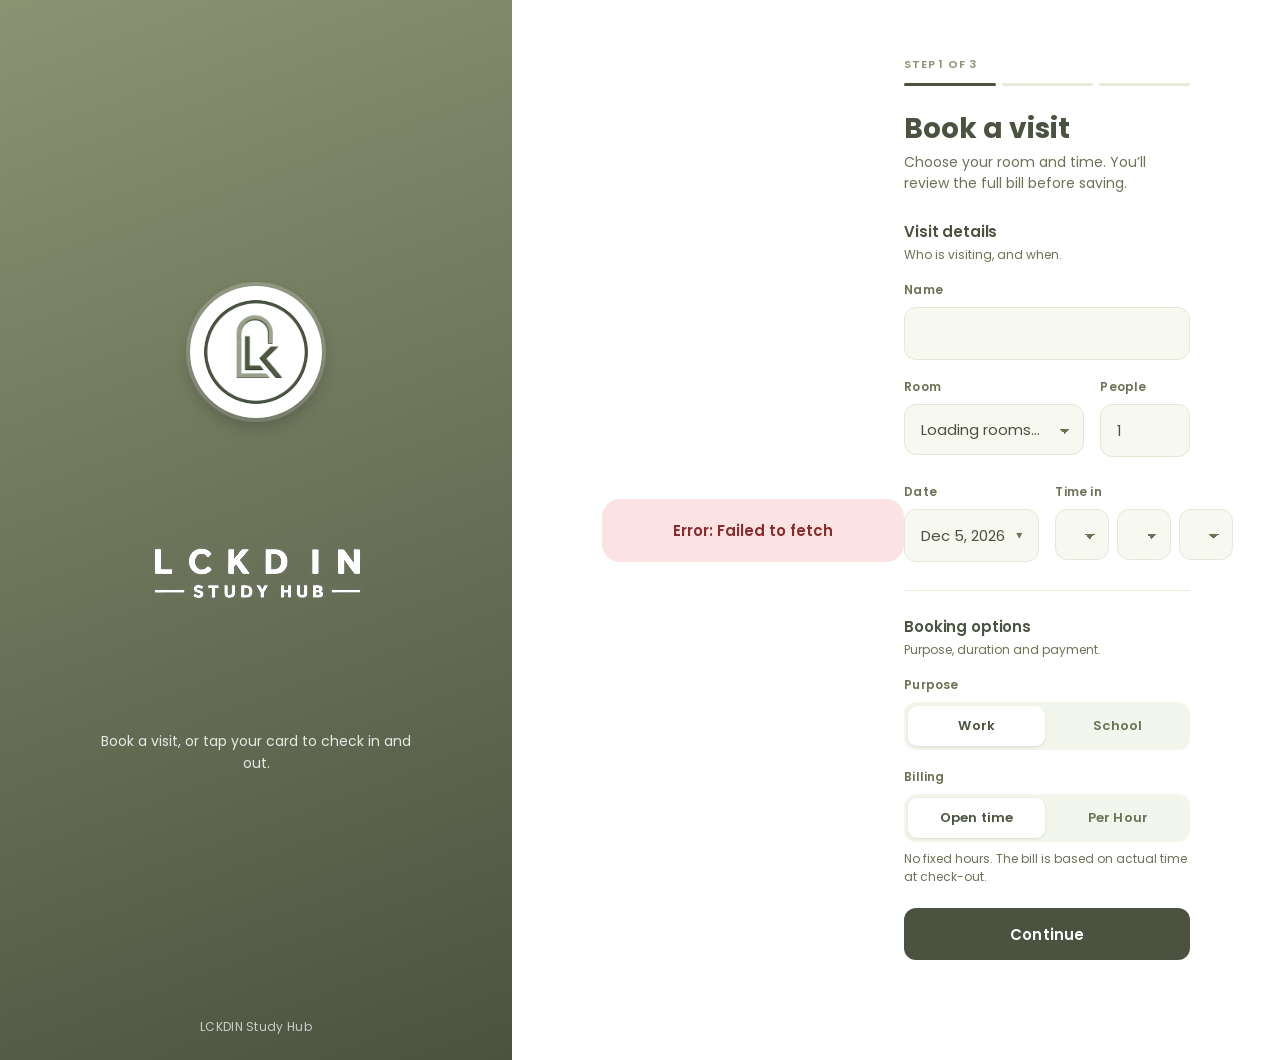
<file: HTML/index.html>
<!DOCTYPE html>
<html lang="en">
<head>
<meta charset="UTF-8">
<meta name="viewport" content="width=device-width, initial-scale=1, viewport-fit=cover">
<title>LCKDIN Bookings</title>
<link rel="icon" href="logo-mark-256.webp?v=1" type="image/webp">
<link rel="preconnect" href="https://fonts.googleapis.com">
<link rel="preconnect" href="https://fonts.gstatic.com" crossorigin>
<link href="https://fonts.googleapis.com/css2?family=Inter:wght@400;500;600&family=Poppins:wght@400;500;600;700&display=swap" rel="stylesheet">
<link rel="stylesheet" href="style.css?v=20261114">
</head>
<body>

<div class="app">
  <aside class="hero">
    <div class="badge"><img src="logo-mark-256.webp?v=1" alt="LCKDIN logo" width="104" height="104"></div>
    <img class="wordmark" src="logo-wordmark-512.jpg?v=1" alt="LCKDIN Study Hub" width="260" height="260">
    <p class="hero-tag">Book a visit, or tap your card to check in and out.</p>
    <div class="hero-foot">LCKDIN Study Hub</div>
  </aside>

  <main class="body">
    <div id="loading" class="loader"><span class="spin"></span>Loading…</div>
    <div id="error" class="status err" hidden></div>

    <!-- Booking flow -->
    <div id="booking" hidden>
      <div class="crumb" id="stepLabel">Step 1 of 3</div>
      <div class="stepbar" aria-hidden="true"><i id="sb1" class="on"></i><i id="sb2"></i><i id="sb3"></i></div>

      <div id="step1">
        <div class="title">Book a visit</div>
        <p class="subtitle">Choose your room and time. You’ll review the full bill before saving.</p>

        <section class="form-section">
          <div class="sect-head">
            <h2>Visit details</h2>
            <p>Who is visiting, and when.</p>
          </div>
          <div class="fields">
            <div class="f full">
              <label for="bookName">Name</label>
              <input id="bookName" autocomplete="name">
            </div>
            <div class="frow frow-21">
              <div class="f">
                <label for="bookCategory">Room</label>
                <select id="bookCategory"></select>
              </div>
              <div class="f">
                <label for="bookPeople">People</label>
                <input type="number" id="bookPeople" min="1" value="1" inputmode="numeric">
                <p class="hint-left" id="peopleHint"></p>
              </div>
            </div>
            <div class="frow frow-11">
              <div class="f">
                <label for="bookDate">Date</label>
                <div class="datebox">
                  <div class="datetxt" id="dateTxt">Pick a date</div>
                  <input type="date" id="bookDate" aria-label="Date">
                </div>
              </div>
              <div class="f">
                <label>Time in</label>
                <div class="row3">
                  <select id="bookHour" aria-label="Hour"></select>
                  <select id="bookMin" aria-label="Minute"></select>
                  <select id="bookAmpm" aria-label="AM or PM">
                    <option>AM</option>
                    <option>PM</option>
                  </select>
                </div>
              </div>
            </div>
            <div class="f full" id="guestsField" hidden>
              <label for="bookGuests">Guest names</label>
              <textarea id="bookGuests" rows="2" placeholder="One name per line"></textarea>
              <p class="hint-left" id="guestsHint">One name per line. Saved as "Room : name".</p>
            </div>
          </div>
        </section>

        <section class="form-section">
          <div class="sect-head">
            <h2>Booking options</h2>
            <p>Purpose, duration and payment.</p>
          </div>
          <div class="fields">
            <div class="f full">
              <label>Purpose</label>
              <div class="seg full">
                <button type="button" data-purpose="Work" aria-pressed="true">Work</button>
                <button type="button" data-purpose="School" aria-pressed="false">School</button>
              </div>
              <div id="schoolWrap" hidden>
                <label for="bookSchool">School name</label>
                <input id="bookSchool">
              </div>
            </div>
            <div class="f full">
              <label>Billing</label>
              <div class="seg full" id="modeSeg">
                <button type="button" data-mode="Open" aria-pressed="true">Open time</button>
                <button type="button" data-mode="Hour" aria-pressed="false">Per Hour</button>
              </div>
              <p class="hint-left" id="modeHint">No fixed hours. The bill is based on actual time at check-out.</p>
            </div>
            <div class="f full" id="hoursField" hidden>
              <label for="bookHours">Hours</label>
              <select id="bookHours"></select>
            </div>
            <div class="f full" id="planField" hidden>
              <label>Payment option</label>
              <div class="seg full">
                <button type="button" data-plan="Full" aria-pressed="true">Full payment</button>
                <button type="button" data-plan="Down" aria-pressed="false">50% downpayment</button>
              </div>
            </div>
          </div>
        </section>

        <button type="button" id="next1" class="dark">Continue</button>
        <p id="msg1" class="msg err" role="alert"></p>
      </div>

      <div id="step2" hidden>
        <div class="title">Billing summary</div>
        <p class="subtitle">Review the visit and the amount before continuing.</p>
        <table id="summary"></table>
        <button type="button" id="next2" class="dark">Continue</button>
        <button type="button" id="back2" class="ghost">Back</button>
      </div>

      <div id="step3" hidden>
        <div class="title">Payment</div>
        <p class="subtitle" id="paySub">Scan the code to pay, then show the confirmation to staff.</p>
        <div class="status">
          <div id="dueLabel">Amount due</div>
          <div class="value-big" id="dueAmt"></div>
        </div>
        <p class="hint" id="balNote" hidden></p>
        <div id="qrBox">
          <img class="qr" src="gcash-qr-480.png?v=1" alt="GCash QR code" width="240" height="240" loading="lazy" decoding="async">
        </div>
        <div class="status reminder" id="payNote">
          Reminder: please pay the amount due before you leave. Staff will mark the booking as paid.
        </div>
        <button type="button" id="saveBtn" class="dark">Save booking</button>
        <button type="button" id="back3" class="ghost">Back</button>
        <p id="bookMsg" class="msg" role="alert"></p>
      </div>
    </div>

    <!-- NFC tap in / out (?t=TOKEN) -->
    <div id="tap" hidden>
      <div id="tapBody"></div>
    </div>
  </main>
</div>

<!-- Staff PIN -->
<div id="pin" class="signin" hidden>
  <div class="si-left">
    <a class="si-back" href="./">&lsaquo; Back to booking</a>
    <div class="si-form">
      <h1 class="title">Admin sign in</h1>
      <p class="subtitle">Enter the admin PIN to open the dashboard.</p>
      <label for="pinInput">Admin PIN</label>
      <input type="password" id="pinInput" inputmode="numeric" autocomplete="off">
      <button type="button" id="pinBtn" class="dark">Open dashboard</button>
      <p id="pinMsg" class="msg err" role="alert"></p>
    </div>
    <div class="si-foot">&copy; LCKDIN Study Hub. Staff access only.</div>
  </div>
  <div class="si-right">
    <div class="badge"><img src="logo-mark-256.webp?v=1" alt="LCKDIN logo" width="104" height="104"></div>
    <img class="wordmark" src="logo-wordmark-512.jpg?v=1" alt="LCKDIN Study Hub" width="260" height="260">
    <p class="si-pill">Visits, sales, staff and passes in one place.</p>
  </div>
</div>

<!-- Admin dashboard -->
<div id="dash" class="shell" hidden>
  <aside class="side">
    <img class="side-logo" src="logo-wordmark-512.jpg?v=1" alt="LCKDIN Study Hub" width="200" height="200">
    <hr>
    <nav aria-label="Dashboard sections">
      <a href="#/overview" data-view="overview" class="on"><svg class="ic" viewBox="0 0 24 24" aria-hidden="true"><rect width="7" height="9" x="3" y="3" rx="1"/><rect width="7" height="5" x="14" y="3" rx="1"/><rect width="7" height="9" x="14" y="12" rx="1"/><rect width="7" height="5" x="3" y="16" rx="1"/></svg>Dashboard</a>
      <a href="#/who" data-view="who"><svg class="ic" viewBox="0 0 24 24" aria-hidden="true"><path d="M3 12h4l3-9 4 18 3-9h4"/></svg>Who's in</a>
      <a href="#/days" data-view="days"><svg class="ic" viewBox="0 0 24 24" aria-hidden="true"><rect width="18" height="18" x="3" y="4" rx="2"/><path d="M16 2v4M8 2v4M3 10h18"/></svg>Past days</a>
      <a href="#/sales" data-view="sales"><svg class="ic" viewBox="0 0 24 24" aria-hidden="true"><path d="M22 7 13.5 15.5 8.5 10.5 2 17"/><path d="M16 7h6v6"/></svg>Sales trends</a>
      <a href="#/staff" data-view="staff"><svg class="ic" viewBox="0 0 24 24" aria-hidden="true"><path d="M16 21v-2a4 4 0 0 0-4-4H6a4 4 0 0 0-4 4v2"/><circle cx="9" cy="7" r="4"/><path d="m16 11 2 2 4-4"/></svg>Staff</a>
      <a href="#/passes" data-view="passes"><svg class="ic" viewBox="0 0 24 24" aria-hidden="true"><path d="M2 9a3 3 0 0 1 0 6v2a2 2 0 0 0 2 2h16a2 2 0 0 0 2-2v-2a3 3 0 0 1 0-6V7a2 2 0 0 0-2-2H4a2 2 0 0 0-2 2Z"/><path d="M13 5v2M13 17v2M13 11v2"/></svg>Pass sales</a>
      <a href="#/cards" data-view="cards"><svg class="ic" viewBox="0 0 24 24" aria-hidden="true"><rect width="20" height="14" x="2" y="5" rx="2"/><path d="M2 10h20"/></svg>NFC cards</a>
      <a href="#" id="signOut"><svg class="ic" viewBox="0 0 24 24" aria-hidden="true"><path d="M9 21H5a2 2 0 0 1-2-2V5a2 2 0 0 1 2-2h4"/><path d="m16 17 5-5-5-5"/><path d="M21 12H9"/></svg>Sign out</a>
    </nav>
  </aside>

  <main class="main">
    <header class="topbar" id="top">
      <div>
        <div class="crumb" id="viewCrumb">Dashboard</div>
        <h1 class="title" id="viewTitle">Main dashboard</h1>
        <p class="vdesc" id="viewDesc"></p>
        <div class="updated" id="updated" aria-live="polite"></div>
      </div>
      <div class="top-tools">
        <span class="duty-chip" id="dutyChip" aria-live="polite"><i class="dot"></i>Loading…</span>
        <div class="seg" id="periodSeg" role="group" aria-label="Period">
          <button type="button" data-period="daily" aria-pressed="true">Day</button>
          <button type="button" data-period="weekly" aria-pressed="false">Week</button>
          <button type="button" data-period="monthly" aria-pressed="false">Month</button>
        </div>
        <div class="refresh">
          <button type="button" class="ghost small" id="refreshBtn">Refresh</button>
        </div>
      </div>
    </header>

    <div id="dashErr" class="status err" hidden role="alert"></div>

    <div class="dash-grid">
      <div class="dash-main">
        <section class="stats" id="viewStats" data-views="who days staff passes" aria-label="Summary"></section>

        <section class="kpis" id="kpis" data-views="overview sales" aria-label="Headline numbers"></section>
        <p class="kpi-note" id="kpiNote" data-views="overview sales"></p>

        <section class="panel attn" id="attnSec" data-views="overview" aria-labelledby="attnTitle">
          <div class="prow">
            <h2 class="ptitle" id="attnTitle">Needs attention</h2>
            <span class="count" id="attnCount"></span>
          </div>
          <ul class="alist" id="attnList"></ul>
        </section>

        <section class="panel" id="whoSec" data-views="who" aria-labelledby="whoTitle">
          <h2 class="ptitle" id="whoTitle">Checked in now</h2>
          <p class="pdesc">Guests who tapped in and have not checked out yet. Bill so far uses the same pricing as check-out.</p>
          <div class="tsearch">
            <label class="sr-only" for="whoSearch">Search room or guest</label>
            <input type="search" id="whoSearch" placeholder="Search room or guest">
          </div>
          <table class="dtable">
            <caption class="sr-only">Open visits with time in, time inside and bill so far</caption>
            <thead>
              <tr>
                <th scope="col">Room</th>
                <th scope="col">Guest</th>
                <th scope="col">Time in</th>
                <th scope="col" class="num">Inside for</th>
                <th scope="col" class="num">Bill so far</th>
              </tr>
            </thead>
            <tbody id="whoBody"></tbody>
          </table>
        </section>

        <section class="panel" id="dutySec" data-views="who" aria-labelledby="dutyTitle">
          <h2 class="ptitle" id="dutyTitle">On duty now</h2>
          <p class="pdesc">Staff clocked in on the staff page. Walk-ins are assigned to whoever is on duty.</p>
          <ul class="clist" id="dutyList"></ul>
        </section>

        <section class="panel" id="recent" data-views="overview days" aria-labelledby="recentTitle">
          <div class="prow">
            <div>
              <h2 class="ptitle" id="recentTitle">Past days</h2>
              <div class="pdesc" id="recentWord"></div>
            </div>
            <div class="seg" role="group" aria-label="Number of days">
              <button type="button" data-range="3" aria-pressed="false">3 days</button>
              <button type="button" data-range="7" aria-pressed="true">7 days</button>
              <button type="button" data-range="14" aria-pressed="false">14 days</button>
              <button type="button" data-range="30" aria-pressed="false" class="days-only">30 days</button>
            </div>
          </div>
          <div class="days" id="recentGrid"></div>
          <p class="recent-sum" id="recentSum"></p>
        </section>

        <section class="panel" id="daysTableSec" data-views="days" aria-labelledby="daysTableTitle">
          <h2 class="ptitle" id="daysTableTitle">Day by day</h2>
          <p class="pdesc" id="daysTableWord">Newest first. Change is visitors compared with the day before.</p>
          <table class="dtable">
            <caption class="sr-only">Visitors, sales and average sale per visit for each day</caption>
            <thead>
              <tr>
                <th scope="col"><button type="button" class="sortb" data-table="days" data-sort="label">Day</button></th>
                <th scope="col" class="num"><button type="button" class="sortb" data-table="days" data-sort="visitors">Visitors</button></th>
                <th scope="col" class="num">Change</th>
                <th scope="col" class="num"><button type="button" class="sortb" data-table="days" data-sort="sales">Sales</button></th>
                <th scope="col" class="num"><button type="button" class="sortb" data-table="days" data-sort="avg">Avg per visit</button></th>
              </tr>
            </thead>
            <tbody id="daysBody"></tbody>
          </table>
        </section>

        <section class="panel" id="chart" data-views="overview sales" aria-labelledby="trendTitle">
          <div class="prow">
            <div>
              <h2 class="ptitle" id="trendTitle">Visitors vs sales</h2>
              <div class="pdesc" id="chartWord"></div>
            </div>
            <div class="legend">
              <span><i class="sw"></i>Visitors</span>
              <span><i class="ln"></i>Sales (₱)</span>
              <span><i class="td"></i>Today</span>
            </div>
          </div>
          <div class="chart-wrap" id="chartBox"></div>
          <p class="peak-note" id="peakNote"></p>
          <details class="hideable" id="periodDetails">
            <summary>Period table</summary>
            <table class="dtable">
              <caption class="sr-only">Visitors, sales and average sale per visit for each period</caption>
              <thead>
                <tr>
                  <th scope="col">Period</th>
                  <th scope="col" class="num">Visitors</th>
                  <th scope="col" class="num">Sales</th>
                  <th scope="col" class="num">Avg per visit</th>
                </tr>
              </thead>
              <tbody id="seriesBody"></tbody>
            </table>
          </details>
        </section>

        <section class="panel" id="staffSec" data-views="staff" aria-labelledby="staffTitle">
          <h2 class="ptitle" id="staffTitle">Staff performance</h2>
          <p class="pdesc" id="staffWord"></p>
          <table class="dtable">
            <caption class="sr-only">Clients and payments accepted by each staff member</caption>
            <thead>
              <tr>
                <th scope="col"><button type="button" class="sortb" data-table="staff" data-sort="name">Staff</button></th>
                <th scope="col" class="num"><button type="button" class="sortb" data-table="staff" data-sort="clients">Clients</button></th>
                <th scope="col" class="num"><button type="button" class="sortb" data-table="staff" data-sort="collected">Collected</button></th>
                <th scope="col" class="num"><button type="button" class="sortb" data-table="staff" data-sort="gcash">GCash</button></th>
                <th scope="col" class="num"><button type="button" class="sortb" data-table="staff" data-sort="cash">Cash</button></th>
              </tr>
            </thead>
            <tbody id="staffBody"></tbody>
          </table>
          <p class="pdesc foot">Select a staff member to see their clients. Select a column heading to sort. Staff are assigned in the Personnel column of each day tab.</p>
        </section>

        <div class="grid2">
          <section class="panel" data-views="staff" aria-labelledby="clientTitle">
            <h2 class="ptitle" id="clientTitle">Clients</h2>
            <p class="pdesc" id="clientWord"></p>
            <ul class="clist" id="clientList"></ul>
          </section>
          <section class="panel" data-views="sales staff" aria-labelledby="payTitle">
            <h2 class="ptitle" id="payTitle">Payment methods</h2>
            <p class="pdesc" id="payWord"></p>
            <div class="pm-wrap">
              <div class="donut" id="payDonut"></div>
              <div class="pm-side">
                <div class="pm-total" id="payTotal"></div>
                <div id="payMethods"></div>
              </div>
            </div>
          </section>
        </div>

        <section id="passes" class="panel" data-views="passes" aria-labelledby="passTitle">
          <h2 class="ptitle" id="passTitle">Pass sales</h2>
          <div class="pdesc" id="passPeriod"></div>
          <table class="dtable">
            <caption class="sr-only">Pass sales by type for the selected period</caption>
            <thead>
              <tr>
                <th scope="col">Pass</th>
                <th scope="col" class="num">Sold</th>
                <th scope="col" class="num">Revenue</th>
                <th scope="col" class="num">Active now</th>
              </tr>
            </thead>
            <tbody id="passBody"></tbody>
          </table>
          <details class="hideable" id="passRecentDetails">
            <summary>Recent passes</summary>
            <div class="tsearch">
              <label class="sr-only" for="passSearch">Search pass holder</label>
              <input type="search" id="passSearch" placeholder="Search name or pass">
            </div>
            <table class="dtable">
              <caption class="sr-only">Most recent passes sold</caption>
              <thead>
                <tr>
                  <th scope="col">Sold</th>
                  <th scope="col">Name</th>
                  <th scope="col">Pass</th>
                  <th scope="col" class="num">Price</th>
                  <th scope="col">Expires</th>
                </tr>
              </thead>
              <tbody id="passRecent"></tbody>
            </table>
          </details>
          <p class="hint-left">Pass purchases are kept separate from the sales totals above.</p>
        </section>

        <section class="grid2" data-views="sales" aria-labelledby="avgTitle">
          <h2 class="sr-only" id="avgTitle">Averages</h2>
          <div class="panel">
            <h3 class="ptitle">Average sales</h3>
            <div class="avg-list" id="avgSales"></div>
          </div>
          <div class="panel">
            <h3 class="ptitle">Average visitors</h3>
            <div class="avg-list" id="avgVisitors"></div>
          </div>
          <p class="hint-left avg-note">Averages include only days, weeks or months with at least one closed visit.</p>
        </section>

        <section id="cards" class="panel" data-views="cards" aria-labelledby="cardTitle">
          <h2 class="ptitle" id="cardTitle">Make NFC card</h2>
          <p class="pdesc">New table? Make a card so guests can tap in and out. Name it after its table, for example Focus table 1.</p>
          <div class="cardform">
            <div>
              <label for="cardName">Card name</label>
              <input id="cardName">
            </div>
            <div>
              <label for="cardCategory">Category</label>
              <select id="cardCategory"></select>
            </div>
            <button type="button" id="mkToken" class="dark">Create card</button>
          </div>
          <p class="fmsg err" id="cardMsg" role="alert" hidden></p>
          <div class="cardres" id="cardResult" role="status" hidden>
            <div>
              <div class="cr-title">Card created</div>
              <div class="cr-url" id="cardUrl"></div>
              <div class="cr-tok">Token: <b id="cardToken"></b></div>
            </div>
            <button type="button" class="ghost small" id="copyCard">Copy link</button>
          </div>
          <p class="hint-left">Write the link onto the NFC tag with NFC Tools (Write &gt; Add a record &gt; URL).</p>
        </section>

        <section class="panel" id="cardListSec" data-views="cards" aria-labelledby="cardListTitle">
          <div class="prow">
            <h2 class="ptitle" id="cardListTitle">Your cards</h2>
            <span class="count" id="cardCount"></span>
          </div>
          <div class="tsearch">
            <label class="sr-only" for="cardSearch">Search cards</label>
            <input type="search" id="cardSearch" placeholder="Search card or category">
          </div>
          <table class="dtable">
            <caption class="sr-only">NFC cards already made</caption>
            <thead>
              <tr>
                <th scope="col">Card</th>
                <th scope="col">Category</th>
                <th scope="col" class="num">Tap link</th>
              </tr>
            </thead>
            <tbody id="cardListBody"></tbody>
          </table>
        </section>

        <section class="panel" data-views="cards" aria-labelledby="cardHowTitle">
          <h2 class="ptitle" id="cardHowTitle">Setting up a new table</h2>
          <ol class="steps">
            <li><b>Name the card</b><span>Use the room and table, like Focus table 1. Walk-ins show as "Focus table 1 : guest name".</span></li>
            <li><b>Pick the category</b><span>The room's rate card is used for billing. A pass category makes a pass card.</span></li>
            <li><b>Create and copy the link</b><span>Each card gets its own token and tap link.</span></li>
            <li><b>Write it to the tag</b><span>In NFC Tools: Write, Add a record, URL, paste the link, then tap the tag.</span></li>
            <li><b>Test it</b><span>Tap the tag with a phone. It should open the check-in screen for that table.</span></li>
          </ol>
        </section>
      </div>

      <aside class="rail" id="liveRail" data-views="overview" aria-labelledby="liveTitle">
        <section class="panel">
          <div class="prow">
            <h2 class="ptitle" id="liveTitle">Who's in right now</h2>
            <span class="count" id="liveCount"></span>
          </div>
          <p class="pdesc" id="liveWord"></p>
          <ul class="live" id="liveList"></ul>
        </section>
        <section class="panel" id="activitySec" aria-labelledby="actTitle">
          <h2 class="ptitle" id="actTitle">Recent activity</h2>
          <p class="pdesc">Latest check-ins and check-outs.</p>
          <ul class="act" id="actList"></ul>
        </section>
      </aside>
    </div>
  </main>
</div>

<footer>LCKDIN Study Hub</footer>

<script src="app.js?v=20261127a"></script>
</body>
</html>
</file>
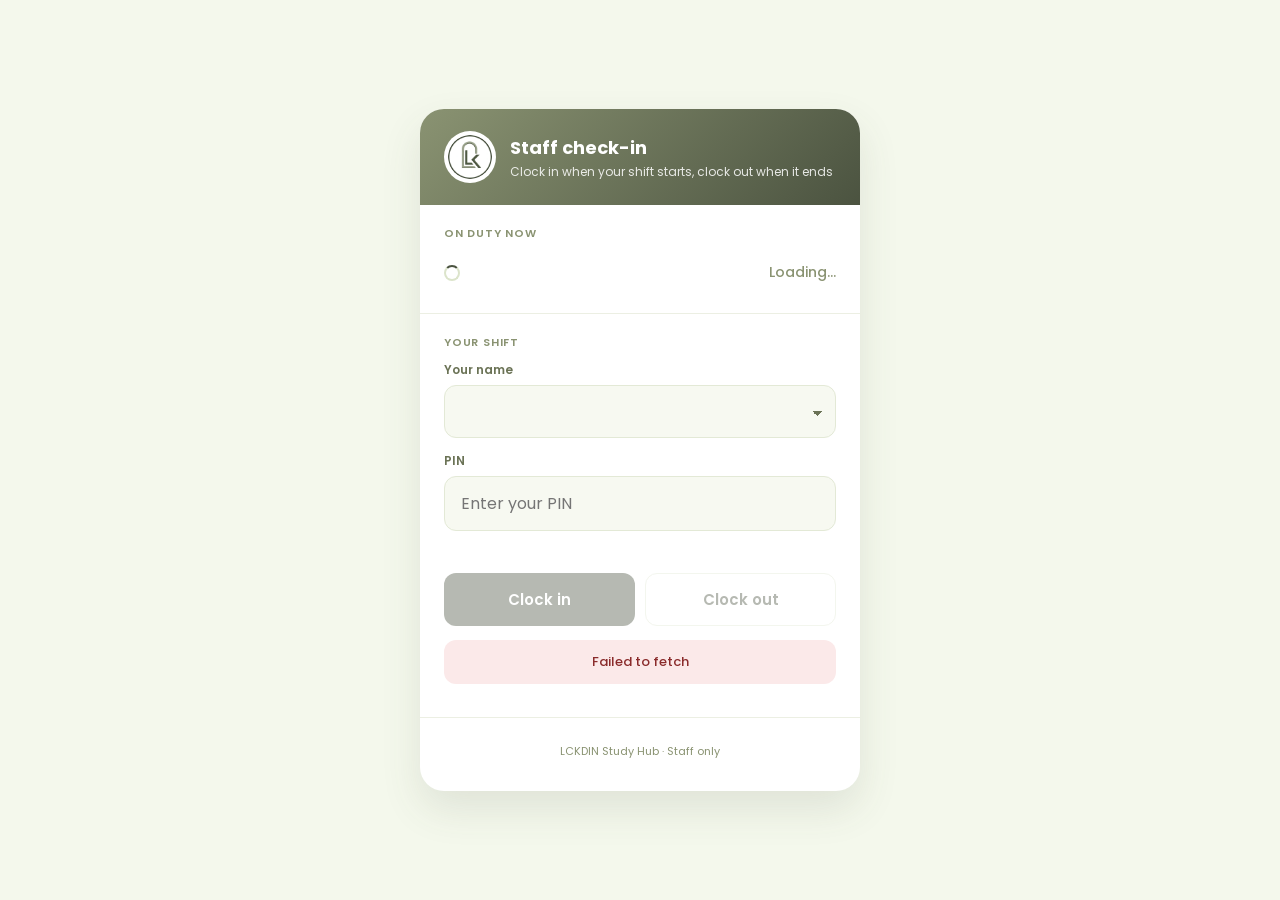
<file: HTML/staff.html>
<!DOCTYPE html>
<html lang="en">
<head>
<meta charset="UTF-8">
<meta name="viewport" content="width=device-width, initial-scale=1, viewport-fit=cover">
<title>Staff check-in · LCKDIN Study Hub</title>
<link rel="icon" href="logo-mark-256.webp?v=1" type="image/webp">
<link rel="preconnect" href="https://fonts.googleapis.com">
<link rel="preconnect" href="https://fonts.gstatic.com" crossorigin>
<link href="https://fonts.googleapis.com/css2?family=Poppins:wght@400;500;600;700&display=swap" rel="stylesheet">
<link rel="stylesheet" href="staff.css?v=20261114">
</head>
<body>

<main class="card">
  <header class="head">
    <div class="badge"><img src="logo-mark-256.webp?v=1" alt="LCKDIN logo" width="52" height="52"></div>
    <div>
      <h1>Staff check-in</h1>
      <p>Clock in when your shift starts, clock out when it ends</p>
    </div>
  </header>

  <section class="section">
    <div class="label">On duty now</div>
    <ul class="duty" id="duty"><li class="none"><span class="spin"></span>Loading…</li></ul>
  </section>

  <section class="section">
    <div class="label">Your shift</div>
    <label for="staffSel">Your name</label>
    <select id="staffSel"></select>

    <label for="pin">PIN</label>
    <input id="pin" type="password" inputmode="numeric" autocomplete="off" placeholder="Enter your PIN">

    <div class="who" id="who"></div>

    <div class="actions">
      <button type="button" id="inBtn" disabled>Clock in</button>
      <button type="button" id="outBtn" disabled>Clock out</button>
    </div>

    <p class="msg" id="msg" role="status"></p>
  </section>

  <p class="foot">LCKDIN Study Hub · Staff only</p>
</main>

<script src="staff.js?v=20261114c"></script>
</body>
</html>
</file>
<file: HTML/style.css>
:root {
  --olive: #4B5340;
  --olive-2: #6B7356;
  --olive-3: #8A9372;
  --mint: #EEF5E4;
  --yellow: #FFDD57;
  --yellow-2: #F5C92E;
  --orange: #FF6B35;
  --orange-2: #FF8A5B;
  --bar: #C9D2B2;
  --line: #D5DCC5;
  --band: #F6FBEF;
  --field: #F3F7EC;
  --green-bg: #CDEFC2;
  --green-fg: #2F5D1E;
  --red-bg: #FBE3E3;
  --red-fg: #8A2B2B;
  --card-shadow: 0 8px 24px rgba(75, 83, 64, 0.07);
}
* { box-sizing: border-box; }
html { scroll-behavior: smooth; -webkit-text-size-adjust: 100%; }
body {
  margin: 0;
  min-height: 100vh;
  font-family: 'Poppins', system-ui, sans-serif;
  color: var(--olive);
  background: linear-gradient(160deg, #F7FBF1 0%, var(--mint) 100%);
}
body.admin .app, body.admin footer { display: none; }
[hidden] { display: none !important; }

/* ---------- Shared pieces ---------- */
.badge {
  flex-shrink: 0;
  width: 64px;
  height: 64px;
  border-radius: 50%;
  background: #fff;
  display: flex;
  align-items: center;
  justify-content: center;
  overflow: hidden;
  box-shadow: 0 8px 18px rgba(0, 0, 0, 0.22), 0 0 0 4px rgba(255, 255, 255, 0.22);
}
.badge img { width: 52px; height: 52px; object-fit: contain; border-radius: 50%; mix-blend-mode: normal; }
.wordmark { width: 150px; max-width: 100%; height: auto; filter: invert(1) brightness(1.8); mix-blend-mode: screen; }
.title { font-size: 18px; font-weight: 700; margin: 0 0 4px; }
.subtitle { font-size: 13px; color: var(--olive-2); margin: 0 0 14px; line-height: 1.5; }
.crumb { font-size: 12px; color: var(--olive-3); }
.msg { margin-top: 12px; text-align: center; font-weight: 600; font-size: 14px; min-height: 18px; }
.msg.ok { color: #3f6212; }
.msg.err { color: var(--red-fg); }
.status {
  text-align: center;
  padding: 20px 16px;
  margin-top: 14px;
  border-radius: 18px;
  font-size: 15px;
  font-weight: 600;
  background: var(--band);
}
.status.err { background: var(--red-bg); color: var(--red-fg); }
.loading { text-align: center; color: var(--olive-2); padding: 24px 0; font-size: 14px; }
.hint { font-size: 12px; color: var(--olive-2); margin-top: 10px; line-height: 1.5; text-align: center; }
.sr-only {
  position: absolute; width: 1px; height: 1px; overflow: hidden;
  clip: rect(0 0 0 0); white-space: nowrap;
}

/* Generic controls (staff dashboard and card maker) */
label { display: block; margin-top: 12px; font-weight: 600; font-size: 13px; color: var(--olive-2); }
input, select, textarea {
  width: 100%;
  margin-top: 6px;
  padding: 13px 16px;
  font-size: 15px;
  font-family: inherit;
  color: var(--olive);
  background: var(--field);
  border: 1px solid transparent;
  border-radius: 16px;
  box-shadow: inset 3px 3px 7px rgba(75, 83, 64, 0.08), inset -3px -3px 7px #fff;
  outline: none;
  transition: box-shadow 0.2s, border-color 0.2s;
}
textarea { resize: vertical; min-height: 92px; line-height: 1.5; }
input:focus, select:focus, textarea:focus {
  border-color: var(--yellow-2);
  box-shadow: inset 3px 3px 7px rgba(75, 83, 64, 0.1), 0 0 0 3px rgba(255, 221, 87, 0.35);
}
button {
  width: 100%;
  margin-top: 20px;
  padding: 15px;
  font-size: 15px;
  font-weight: 700;
  font-family: inherit;
  letter-spacing: 0.5px;
  color: var(--olive);
  background: linear-gradient(180deg, #FFE377 0%, var(--yellow) 100%);
  border: 0;
  border-radius: 999px;
  cursor: pointer;
  box-shadow: 0 8px 18px rgba(245, 201, 46, 0.35);
  transition: transform 0.1s, box-shadow 0.2s;
}
button:hover { box-shadow: 0 10px 22px rgba(245, 201, 46, 0.45); }
button:active { transform: scale(0.98); }
button:disabled { opacity: 0.55; cursor: default; transform: none; }
button:focus-visible, input:focus-visible, select:focus-visible, textarea:focus-visible, a:focus-visible {
  outline: 3px solid var(--yellow-2);
  outline-offset: 2px;
}
button.dark {
  color: #fff;
  background: linear-gradient(180deg, var(--olive-2) 0%, var(--olive) 100%);
  box-shadow: 0 8px 18px rgba(75, 83, 64, 0.3);
}
button.ghost {
  margin-top: 0;
  color: var(--olive);
  background: #fff;
  box-shadow: inset 2px 2px 6px rgba(75, 83, 64, 0.08), 0 4px 10px rgba(75, 83, 64, 0.1);
}
button.small { width: auto; margin: 0; padding: 9px 16px; font-size: 12px; }
.seg {
  display: inline-flex;
  background: var(--field);
  border-radius: 999px;
  padding: 4px;
  gap: 4px;
  flex-wrap: wrap;
}
.seg button {
  margin: 0; width: auto; padding: 7px 14px; font-size: 12px;
  background: transparent; box-shadow: none; color: var(--olive-2); border-radius: 999px;
}
.seg button[aria-pressed="true"] {
  background: var(--olive); color: #fff; box-shadow: 0 4px 10px rgba(75, 83, 64, 0.28);
}

/* ---------- Public pages: full screen split layout ---------- */
body:not(.admin) footer { display: none; }
body:not(.admin) .app {
  display: grid;
  grid-template-columns: 40% 1fr;
  min-height: 100vh;
  width: 100%;
  margin: 0;
  background: #fff;
}
body:not(.admin) .app .hero {
  position: relative;
  height: auto;
  min-height: 100vh;
  padding: 56px 40px;
  display: flex;
  flex-direction: column;
  align-items: center;
  justify-content: center;
  gap: 26px;
  text-align: center;
  border-radius: 0;
  background: linear-gradient(160deg, #8A9372 0%, #4B5340 100%);
}
body:not(.admin) .app .hero .badge { width: 132px; height: 132px; }
body:not(.admin) .app .hero .badge img { width: 104px; height: 104px; }
body:not(.admin) .app .hero .wordmark { width: 260px; }
.hero-tag { color: rgba(255, 255, 255, 0.85); font-size: 14px; line-height: 1.6; max-width: 320px; margin: 0; }
.hero-foot {
  position: absolute; bottom: 24px; left: 0; right: 0;
  font-size: 12px; color: rgba(255, 255, 255, 0.7); letter-spacing: 0.3px;
}
body:not(.admin) .app .body {
  display: flex;
  align-items: center;
  justify-content: center;
  padding: 56px 7vw;
  min-width: 0;
}
body:not(.admin) .app .body > * { width: 100%; max-width: 460px; margin: 0 auto; }
#booking { max-width: 580px; }
body:not(.admin) .app .title { font-size: 28px; line-height: 1.2; margin: 0 0 6px; }
body:not(.admin) .app .subtitle { font-size: 14px; margin: 0 0 26px; }
body:not(.admin) .app .crumb {
  font-size: 11px; font-weight: 600; letter-spacing: 0.8px; text-transform: uppercase; margin-bottom: 10px;
}
.stepbar { display: flex; gap: 6px; margin: 0 0 26px; }
.stepbar i { flex: 1; height: 3px; border-radius: 3px; background: #E6EBDA; }
.stepbar i.on { background: var(--olive); }
.form-section + .form-section {
  margin-top: 28px;
  padding-top: 24px;
  border-top: 1px solid #E8EDDE;
}
.sect-head { margin: 0 0 2px; }
.sect-head h2 {
  margin: 0;
  font-size: 15px;
  font-weight: 600;
  letter-spacing: -0.01em;
  color: var(--olive);
}
.sect-head p { margin: 3px 0 0; font-size: 12px; line-height: 1.45; color: var(--olive-2); }
.fields { display: grid; grid-template-columns: 1fr 1fr; column-gap: 16px; row-gap: 2px; }
.f { min-width: 0; }
.f.full { grid-column: 1 / -1; }
.frow { grid-column: 1 / -1; display: grid; gap: 16px; align-items: start; }
.frow-21 { grid-template-columns: minmax(0, 2fr) minmax(0, 1fr); }
.frow-11 { grid-template-columns: 1fr 1fr; }
.row3 { display: grid; grid-template-columns: 1fr 1fr 1fr; gap: 8px; }
body:not(.admin) .app label {
  margin-top: 16px; font-size: 12px; font-weight: 600; letter-spacing: 0.2px; color: var(--olive-2);
}
body:not(.admin) .app input,
body:not(.admin) .app select,
body:not(.admin) .app textarea {
  margin-top: 8px;
  padding: 14px 16px;
  font-size: 15px;
  background: #F7F9F1;
  border: 1px solid #E3E9D6;
  border-radius: 12px;
  box-shadow: none;
  -webkit-appearance: none;
  appearance: none;
  transition: border-color 0.2s, background 0.2s;
}
body:not(.admin) .app input:focus,
body:not(.admin) .app select:focus,
body:not(.admin) .app textarea:focus {
  border-color: var(--olive-2);
  background: #fff;
  box-shadow: none;
}
body:not(.admin) .app select {
  background-image: linear-gradient(45deg, transparent 50%, var(--olive-2) 50%), linear-gradient(135deg, var(--olive-2) 50%, transparent 50%);
  background-position: calc(100% - 18px) 55%, calc(100% - 13px) 55%;
  background-size: 5px 5px, 5px 5px;
  background-repeat: no-repeat;
  padding-right: 36px;
}
.row3 select { margin-top: 8px; padding-right: 30px; }
.datebox { position: relative; margin-top: 8px; }
.datetxt {
  display: flex; justify-content: space-between; align-items: center;
  min-height: 50px; padding: 14px 16px;
  font-size: 15px; color: var(--olive);
  background: #F7F9F1; border: 1px solid #E3E9D6; border-radius: 12px;
  pointer-events: none;
}
.datetxt::after { content: '▾'; font-size: 12px; color: var(--olive-2); }
.datebox input {
  position: absolute; inset: 0; width: 100%; height: 100%;
  margin: 0; padding: 0; opacity: 0; cursor: pointer;
  border: 0; border-radius: 12px; box-shadow: none; background: transparent;
}
.hint-left { font-size: 12px; color: var(--olive-2); margin: 8px 0 0; text-align: left; }
body:not(.admin) .app button {
  margin-top: 22px;
  min-height: 52px;
  padding: 14px 18px;
  font-size: 15px;
  font-weight: 600;
  letter-spacing: 0.2px;
  color: #fff;
  background: var(--olive);
  border: 0;
  border-radius: 12px;
  box-shadow: none;
}
body:not(.admin) .app button:hover { background: #3d4331; box-shadow: none; }
body:not(.admin) .app button.ghost {
  margin-top: 10px;
  color: var(--olive);
  background: #fff;
  border: 1px solid #E3E9D6;
  box-shadow: none;
}
body:not(.admin) .app button.ghost:hover { background: #F7F9F1; }
body:not(.admin) .app .seg {
  background: #F3F6EC; border-radius: 12px; padding: 4px; gap: 4px; margin-top: 8px; width: 100%;
}
body:not(.admin) .app .seg button {
  margin: 0; min-height: 40px; padding: 10px 14px; font-size: 13px; font-weight: 600;
  background: transparent; color: var(--olive-2); border-radius: 9px; box-shadow: none;
}
body:not(.admin) .app .seg button[aria-pressed="true"] {
  background: #fff; color: var(--olive); box-shadow: 0 1px 3px rgba(75, 83, 64, 0.15);
}
body:not(.admin) .app .seg.full button { flex: 1; }
.reminder { margin-top: 14px; background: #FBF7E6; color: #5C4B12; font-size: 13px; }
#summary { margin-top: 14px; width: 100%; border-collapse: collapse; font-size: 14px; }
#summary td { padding: 12px 2px; border-bottom: 1px solid #ECEFE3; vertical-align: top; }
#summary td:last-child { text-align: right; font-weight: 600; }
#summary tr.total td { font-weight: 700; color: var(--olive); border-bottom: 0; font-size: 15px; }
#summary tr.group td {
  padding: 18px 2px 6px;
  border-bottom: 1px solid #E3E9D6;
  font-size: 11px;
  font-weight: 700;
  letter-spacing: 0.8px;
  text-transform: uppercase;
  color: var(--olive-3);
  text-align: left;
}
#summary tr.group:first-child td { padding-top: 4px; }
.value-big { font-size: 28px; font-weight: 700; margin-top: 4px; color: var(--olive); }
.qr {
  display: block;
  width: 240px;
  max-width: 80%;
  box-sizing: border-box;
  margin: 16px auto 0;
  padding: 14px;
  background: #fff;
  border: 1px solid #E3E9D6;
  border-radius: 14px;
}
#tapBody .title { font-size: 26px; }
@media (max-width: 860px) {
  body:not(.admin) .app { grid-template-columns: 1fr; grid-template-rows: auto 1fr; }
  body:not(.admin) .app .hero {
    min-height: 0;
    flex-direction: row;
    justify-content: flex-start;
    text-align: left;
    gap: 14px;
    padding: 20px;
    border-radius: 0 0 26px 26px;
  }
  body:not(.admin) .app .hero .badge { width: 64px; height: 64px; }
  body:not(.admin) .app .hero .badge img { width: 52px; height: 52px; }
  body:not(.admin) .app .hero .wordmark { width: 150px; }
  .hero-tag, .hero-foot { display: none; }
  body:not(.admin) .app .body { align-items: flex-start; padding: 26px 20px 44px; }
  body:not(.admin) .app .title { font-size: 22px; }
}
@media (max-width: 480px) {
  .fields { grid-template-columns: 1fr; }
  .frow-21, .frow-11 { grid-template-columns: 1fr; }
  .row3 { grid-template-columns: 1fr 1fr; }
  .row3 > :last-child { grid-column: 1 / -1; }
  .form-section + .form-section { margin-top: 24px; padding-top: 20px; }
}

/* ---------- Admin sign in ---------- */
/* Same look as the dashboard: olive panel, stone page, white card, flat controls */
.signin {
  display: grid; grid-template-columns: minmax(280px, 38%) 1fr; min-height: 100vh;
  background: #F6F5F0; color: #23261F; font-family: 'Inter', system-ui, sans-serif;
}
.si-right {
  order: -1; display: flex; flex-direction: column; align-items: center; justify-content: center; gap: 20px;
  padding: 32px; text-align: center; background: #3A4431; color: #D9DECF;
}
.si-right .badge { width: 112px; height: 112px; box-shadow: none; }
.si-right .badge img { width: 86px; height: 86px; }
.si-right .wordmark { width: 200px; filter: invert(1) brightness(1.8); mix-blend-mode: screen; }
.si-pill { margin: 0; font-size: 14px; line-height: 1.6; color: rgba(236, 240, 228, 0.72); max-width: 28ch; }
.si-left { display: flex; flex-direction: column; padding: 24px 32px; }
.si-back { font-size: 13px; font-weight: 500; color: #6E7065; text-decoration: none; padding: 8px 0; align-self: flex-start; }
.si-back:hover { color: #23261F; }
.si-form {
  width: 100%; max-width: 380px; margin: auto; padding: 32px;
  background: #fff; border: 1px solid #E6E4DC; border-radius: 14px;
}
.si-form .title { font-family: 'Poppins', sans-serif; font-size: 24px; font-weight: 600; letter-spacing: -0.01em; color: #23261F; margin: 0 0 4px; }
.si-form .subtitle { font-size: 14px; color: #6E7065; margin: 0 0 20px; }
.si-form label { margin: 0; font-size: 13px; font-weight: 500; color: #6E7065; }
.si-form input {
  margin-top: 6px; padding: 12px 14px; font-size: 16px; letter-spacing: 0.2em; color: #23261F;
  background: #fff; border: 1px solid #D6D3C8; border-radius: 10px; box-shadow: none;
}
.si-form input:focus { border-color: #3A4431; box-shadow: 0 0 0 3px #ECEEE4; outline: none; }
.si-form button, .si-form button:hover {
  margin-top: 16px; padding: 13px; min-height: 48px; font-family: inherit; font-size: 15px; font-weight: 600; letter-spacing: 0;
  background: #3A4431; color: #fff; border-radius: 10px; box-shadow: none;
}
.si-form button:hover { background: #2F3828; }
.si-form button:focus-visible, .si-back:focus-visible { outline: 2px solid #3A4431; outline-offset: 2px; }
.si-form .msg { margin: 12px 0 0; text-align: left; font-size: 13px; font-weight: 500; color: #B4441C; min-height: 18px; }
.si-foot { font-size: 12px; color: #6E7065; }

/* ---------- Dashboard shell (sidebar + main) ---------- */
/* One olive accent on neutral surfaces. Orange marks "today" only. */
/* Theme: Olive sidebar. Deep olive sidebar, warm stone page, white cards,
   one terracotta accent for "today". */
body.admin {
  --olive: #3A4431;
  --olive-2: #5E6A4E;
  --olive-3: #7A8466;
  --orange: #C2603A;
  --bar: #C9CFB8;
  --side-bg: #3A4431;
  --side-text: #D9DECF;
  --side-muted: rgba(236, 240, 228, 0.62);
  --side-hover: rgba(255, 255, 255, 0.08);
  --side-on: rgba(255, 255, 255, 0.14);
  --side-line: rgba(255, 255, 255, 0.12);
  --bg: #F6F5F0;
  --surface: #FFFFFF;
  --border: #E6E4DC;
  --border-2: #D6D3C8;
  --text: #23261F;
  --muted: #6E7065;
  --olive-soft: #ECEEE4;
  --up: #2F7D4F; --up-soft: #E5F2EA;
  --down: #B4441C; --down-soft: #FBEAE3;
  --r: 14px;
  background: var(--bg);
  color: var(--text);
}
.shell {
  display: grid; grid-template-columns: 232px 1fr; min-height: 100vh;
  font-family: 'Inter', system-ui, sans-serif;
  font-variant-numeric: tabular-nums;
}
.shell h1, .shell h2, .shell h3 { margin: 0; }
.ic {
  width: 18px; height: 18px; flex-shrink: 0;
  fill: none; stroke: currentColor; stroke-width: 2; stroke-linecap: round; stroke-linejoin: round;
}

.side {
  position: sticky; top: 0; height: 100vh;
  display: flex; flex-direction: column;
  padding: 24px 14px; background: var(--side-bg); color: var(--side-text);
}
/* The wordmark file is dark on white: invert it to light on the olive sidebar */
.side-logo { display: block; width: 132px; max-width: 100%; margin: 4px auto 18px; filter: invert(1) brightness(1.8); mix-blend-mode: screen; }
.side hr { border: 0; border-top: 1px solid var(--side-line); margin: 0 0 12px; width: 100%; }
.side nav { display: flex; flex-direction: column; gap: 2px; }
.side nav a {
  display: flex; align-items: center; gap: 12px;
  padding: 10px 12px; border-radius: 10px;
  font-size: 14px; font-weight: 500; color: var(--side-muted); text-decoration: none;
}
.side nav a:hover { background: var(--side-hover); color: #fff; }
.side nav a.on { background: var(--side-on); color: #fff; font-weight: 600; box-shadow: inset 3px 0 0 var(--orange); }
.side nav a#signOut { margin-top: 12px; }
.side nav a:focus-visible { outline-color: #fff; }

.main { padding: 24px 28px 40px; min-width: 0; }
.topbar { display: flex; justify-content: space-between; align-items: flex-end; gap: 16px; flex-wrap: wrap; margin-bottom: 20px; }
.shell .crumb { font-size: 12px; color: var(--muted); margin-bottom: 2px; }
.shell .topbar .title { font-family: 'Poppins', sans-serif; font-size: 26px; font-weight: 600; letter-spacing: -0.01em; color: var(--text); }
.top-tools { display: flex; align-items: center; gap: 12px; flex-wrap: wrap; }
.refresh { display: flex; align-items: center; gap: 10px; }
.updated { font-size: 12px; color: var(--muted); }
.duty-chip {
  display: inline-flex; align-items: center; gap: 8px;
  padding: 7px 12px; border-radius: 999px;
  background: var(--surface); border: 1px solid var(--border);
  font-size: 13px; font-weight: 500; color: var(--text); white-space: nowrap;
}
.duty-chip .dot { width: 8px; height: 8px; margin: 0; border-radius: 50%; background: var(--up); }
.duty-chip.off .dot { background: var(--border-2); }
.duty-chip small { color: var(--muted); font-size: 12px; font-weight: 400; }

/* Controls inside the dashboard: flat, no glow */
.shell button { font-family: inherit; letter-spacing: 0; box-shadow: none; }
.shell button:hover { box-shadow: none; }
.shell button:focus-visible, .shell input:focus-visible, .shell select:focus-visible, .shell a:focus-visible {
  outline: 2px solid var(--olive); outline-offset: 2px;
}
.shell button.dark { background: var(--olive); color: #fff; border-radius: 10px; font-weight: 600; }
.shell button.dark:hover { background: #3d4331; }
.shell button.ghost.small {
  background: var(--surface); color: var(--text); border: 1px solid var(--border);
  border-radius: 10px; padding: 8px 14px; font-size: 13px; font-weight: 500;
}
.shell button.ghost.small:hover { background: var(--olive-soft); }
.shell .seg { background: var(--surface); border: 1px solid var(--border); border-radius: 10px; padding: 3px; gap: 2px; }
.shell .seg button { border-radius: 7px; padding: 6px 12px; font-size: 13px; font-weight: 500; color: var(--muted); }
.shell .seg button:hover { color: var(--text); }
.shell .seg button[aria-pressed="true"] { background: var(--olive); color: #fff; box-shadow: none; }
.shell label { font-size: 13px; font-weight: 500; color: var(--muted); }
.shell input, .shell select {
  background: var(--surface); border: 1px solid var(--border); border-radius: 10px;
  box-shadow: none; padding: 11px 14px; font-size: 14px; color: var(--text);
}
.shell input:focus, .shell select:focus { border-color: var(--olive); box-shadow: 0 0 0 3px var(--olive-soft); }

/* Two zones: business on the left, live rail on the right */
.dash-grid { display: grid; grid-template-columns: minmax(0, 1fr) 320px; gap: 20px; align-items: start; }
.dash-main { display: flex; flex-direction: column; gap: 20px; min-width: 0; }
.rail { position: sticky; top: 24px; display: flex; flex-direction: column; gap: 20px; }
section[id], header[id], aside[id] { scroll-margin-top: 16px; }

.panel { background: var(--surface); border: 1px solid var(--border); border-radius: var(--r); padding: 20px; min-width: 0; }
.ptitle { font-family: 'Poppins', sans-serif; font-size: 18px; font-weight: 600; color: var(--text); margin: 0 0 2px; }
.pdesc { font-size: 12px; color: var(--muted); margin: 0 0 12px; line-height: 1.5; }
.pdesc.foot { margin: 12px 0 0; }
.prow { display: flex; justify-content: space-between; align-items: flex-start; gap: 12px; flex-wrap: wrap; margin-bottom: 8px; }
.grid2 { display: grid; grid-template-columns: repeat(auto-fit, minmax(min(100%, 300px), 1fr)); gap: 20px; }
.avg-note { grid-column: 1 / -1; }

/* ---------- Pages ---------- */
.vdesc { font-size: 13px; color: var(--muted); margin: 4px 0 0; max-width: 60ch; line-height: 1.5; }
.dash-grid.solo { grid-template-columns: minmax(0, 1fr); }

/* Needs attention */
.alist { list-style: none; margin: 0; padding: 0; }
.alist li { display: grid; grid-template-columns: 10px 1fr auto; gap: 12px; align-items: start; padding: 12px 0; border-top: 1px solid var(--border); font-size: 14px; }
.alist li:first-child { border-top: 0; padding-top: 4px; }
.alist li.none { grid-template-columns: 1fr; }
.alist b { display: block; font-weight: 600; color: var(--text); }
.alist small { display: block; font-size: 12px; color: var(--muted); margin-top: 2px; line-height: 1.5; }
.alist a { font-size: 13px; font-weight: 500; color: var(--olive); padding: 4px 0; white-space: nowrap; }
.adot { width: 8px; height: 8px; border-radius: 50%; margin-top: 6px; background: var(--olive-3); }
.alist li.warn .adot, .alist li.due .adot { background: var(--down); }
.alist li.info .adot { background: var(--orange); }
.attn .count { background: var(--down-soft); color: var(--down); }

/* Recent activity */
.act { list-style: none; margin: 0; padding: 0; max-height: 34vh; overflow-y: auto; }
.act li { display: grid; grid-template-columns: 34px 1fr auto; gap: 10px; align-items: center; padding: 9px 0; border-top: 1px solid var(--border); font-size: 13px; }
.act li:first-child { border-top: 0; }
.act li.empty { display: block; color: var(--muted); text-align: center; padding: 16px 0; }
.act small { display: block; font-size: 12px; color: var(--muted); }
.act b { font-weight: 600; white-space: nowrap; }
.abadge { font-style: normal; font-size: 11px; font-weight: 600; text-align: center; border-radius: 6px; padding: 3px 0; }
.abadge.in { background: var(--up-soft); color: var(--up); }
.abadge.out { background: var(--olive-soft); color: var(--muted); }

/* Table search and sortable headings */
.tsearch { margin: 0 0 8px; max-width: 280px; }
.shell .tsearch input { margin-top: 0; padding: 9px 12px; font-size: 13px; }
.shell .sortb {
  width: auto; margin: 0; padding: 4px 0; background: none; border: 0; border-radius: 4px;
  font: inherit; font-size: 12px; font-weight: 500; color: var(--muted); cursor: pointer;
}
.shell .sortb:hover, .shell .sortb.on { color: var(--text); background: none; }
.sortb::after { content: '↕'; margin-left: 4px; opacity: 0.35; }
.sortb[data-dir="up"]::after { content: '↑'; opacity: 1; }
.sortb[data-dir="down"]::after { content: '↓'; opacity: 1; }

/* Card maker result and messages */
.fmsg { font-size: 13px; margin: 10px 0 0; }
.fmsg.err { color: var(--down); }
.cardres { display: flex; justify-content: space-between; align-items: center; gap: 16px; flex-wrap: wrap; margin-top: 14px; padding: 14px 16px; border-radius: 10px; background: var(--up-soft); }
.cr-title { font-size: 14px; font-weight: 600; color: var(--up); }
.cr-url { font-size: 13px; color: var(--text); overflow-wrap: anywhere; margin-top: 2px; }
.cr-tok { font-size: 12px; color: var(--muted); margin-top: 2px; }
.shell button.ghost.small { width: auto; margin: 0; }

/* Summary tiles at the top of each page */
.stats { display: grid; grid-template-columns: repeat(4, minmax(0, 1fr)); gap: 16px; }
.stat { background: var(--surface); border: 1px solid var(--border); border-radius: var(--r); padding: 16px 18px; min-width: 0; }
.slabel { font-size: 12px; font-weight: 500; color: var(--muted); }
.svalue { font-size: 26px; font-weight: 600; color: var(--text); margin: 6px 0 4px; line-height: 1.2; overflow-wrap: anywhere; }
.svalue small { font-size: 13px; font-weight: 500; color: var(--muted); }
.ssub { font-size: 12px; color: var(--muted); line-height: 1.4; }
.stat.warn { border-color: #EBC9B8; background: #FDF6F2; }
.stat.warn .svalue { color: var(--down); }

.today-row td { background: var(--olive-soft); }
.today-tag { font-size: 11px; font-weight: 600; color: var(--orange); margin-left: 4px; }
.clist .dot { display: inline-block; width: 8px; height: 8px; border-radius: 50%; background: var(--up); margin: 0 8px 1px 0; vertical-align: middle; }

/* NFC card setup steps */
.steps { list-style: none; counter-reset: step; margin: 8px 0 0; padding: 0; display: grid; gap: 12px; }
.steps li { counter-increment: step; display: grid; grid-template-columns: 28px 1fr; gap: 2px 12px; font-size: 14px; }
.steps li::before {
  content: counter(step); grid-row: 1 / span 2;
  width: 28px; height: 28px; border-radius: 50%; display: grid; place-items: center;
  background: var(--olive-soft); color: var(--olive); font-weight: 600; font-size: 13px;
}
.steps li b { font-weight: 600; color: var(--text); }
.steps li span { color: var(--muted); font-size: 13px; line-height: 1.5; }
.shell .hint-left { font-size: 12px; color: var(--muted); }

/* KPI cards */
.kpis { display: grid; grid-template-columns: repeat(4, minmax(0, 1fr)); gap: 16px; }
.kcard { background: var(--surface); border: 1px solid var(--border); border-radius: var(--r); padding: 18px 20px; min-width: 0; }
.klabel { display: flex; align-items: center; gap: 8px; font-size: 13px; font-weight: 500; color: var(--muted); }
.klabel .ic { width: 16px; height: 16px; color: var(--olive); }
.kvalue { font-size: 28px; font-weight: 600; color: var(--text); margin: 8px 0 6px; line-height: 1.15; }
.kcard.alert .kvalue { color: var(--down); }
.kcard.alert .klabel .ic { color: var(--down); }
.ksub { font-size: 12px; color: var(--muted); }
.chg { display: inline-block; padding: 2px 8px; border-radius: 999px; font-size: 12px; font-weight: 500; background: var(--olive-soft); color: var(--muted); }
.chg.up { background: var(--up-soft); color: var(--up); }
.chg.down { background: var(--down-soft); color: var(--down); }
.chg-sub { font-size: 12px; color: var(--muted); margin-left: 6px; }

/* Past days: visitors first, sales underneath */
.days { display: grid; grid-template-columns: repeat(auto-fill, minmax(96px, 1fr)); gap: 10px; margin-top: 4px; }
.day {
  position: relative; background: var(--surface); border: 1px solid var(--border); border-radius: 12px;
  padding: 12px 10px; text-align: center; display: flex; flex-direction: column; align-items: center; gap: 2px;
}
.day .dw { font-size: 12px; color: var(--muted); }
.day .dd { font-size: 13px; font-weight: 600; color: var(--text); }
.dbar { width: 100%; height: 44px; display: flex; align-items: flex-end; margin: 10px 0 8px; background: var(--olive-soft); border-radius: 6px; overflow: hidden; }
.dbar i { display: block; width: 100%; min-height: 3px; background: var(--olive-3); border-radius: 6px 6px 0 0; }
.day .dv { font-size: 22px; font-weight: 600; color: var(--text); line-height: 1.1; }
.day .dv small { display: block; font-size: 12px; font-weight: 400; color: var(--muted); margin-top: 2px; }
.day .ds { font-size: 12px; color: var(--muted); margin-top: 4px; }
.day.today { border-color: var(--border-2); box-shadow: inset 0 3px 0 var(--orange); }
.day.today .dbar i { background: var(--olive); }
.day .tag { font-size: 11px; font-weight: 600; color: var(--orange); }
.recent-sum { font-size: 13px; color: var(--muted); margin: 14px 0 0; line-height: 1.6; }
.recent-sum b { color: var(--text); font-weight: 600; }

/* Chart */
.legend { display: flex; gap: 16px; flex-wrap: wrap; font-size: 12px; color: var(--muted); }
.legend span { display: inline-flex; align-items: center; gap: 6px; }
.legend .sw { width: 10px; height: 10px; border-radius: 3px; background: var(--bar); }
.legend .ln { width: 16px; height: 2px; border-radius: 2px; background: var(--olive); }
.legend .td { width: 8px; height: 8px; border-radius: 50%; background: var(--orange); }
.chart-wrap { padding: 4px 0 0; }
.chart-wrap svg { width: 100%; height: auto; display: block; }
.chart-wrap .axis { font-size: 11px; fill: var(--muted); font-family: 'Inter', system-ui, sans-serif; }
.chart-wrap .grid { stroke: var(--border); stroke-width: 1; }
.chart-wrap .grid.base { stroke: var(--border-2); }
.chart-wrap .bar { fill: var(--bar); transition: fill 0.15s; }
.chart-wrap .bar:hover { fill: var(--olive-3); }
.chart-wrap .bar.today { fill: var(--olive-3); }
.chart-wrap .line-s { fill: none; stroke: var(--olive); stroke-width: 2; stroke-linejoin: round; stroke-linecap: round; }
.chart-wrap .dot-s { fill: var(--surface); stroke: var(--olive); stroke-width: 2; }
.chart-wrap .dot-s.today { fill: var(--orange); stroke: var(--surface); }
.chart-wrap .peak-lbl { font-size: 11px; font-weight: 600; fill: var(--text); font-family: 'Inter', system-ui, sans-serif; }
.peak-note { font-size: 12px; color: var(--muted); margin: 8px 0 0; }

/* Tables */
table.dtable { width: 100%; border-collapse: collapse; font-size: 14px; margin-top: 4px; }
.dtable th, .dtable td { padding: 10px 8px; border-bottom: 1px solid var(--border); text-align: left; color: var(--text); }
.dtable th { color: var(--muted); font-weight: 500; font-size: 12px; }
.dtable tbody tr:last-child td { border-bottom: 0; }
.num, .dtable .num { text-align: right; }
.dtable tr.staff-row { cursor: pointer; }
.dtable tr.staff-row:hover td { background: var(--bg); }
.dtable tr.staff-row.sel td { background: var(--olive-soft); }
.dtable tr.staff-row.sel td:first-child { box-shadow: inset 3px 0 0 var(--olive); }
.dtable tr.total-row td { font-weight: 600; border-top: 1px solid var(--border-2); }
.dtable td.empty { color: var(--muted); text-align: center; padding: 18px 8px; }

/* Lists */
.clist { list-style: none; margin: 8px 0 0; padding: 0; max-height: 300px; overflow-y: auto; }
.clist li {
  display: flex; justify-content: space-between; align-items: center; gap: 10px;
  padding: 10px 0; border-bottom: 1px solid var(--border); font-size: 14px;
}
.clist li:last-child { border-bottom: 0; }
.clist li small { display: block; font-size: 12px; color: var(--muted); margin-top: 2px; }
.clist li b { white-space: nowrap; font-weight: 600; }
.clist li span { display: block; }

/* Live rail: who's in right now */
.rail .ptitle { margin: 0; }
.count { font-size: 12px; font-weight: 600; color: var(--olive); background: var(--olive-soft); border-radius: 999px; padding: 2px 9px; }
.count:empty { display: none; }
.live { list-style: none; margin: 0; padding: 0; max-height: 34vh; overflow-y: auto; }
.live li { display: grid; grid-template-columns: 1fr auto; gap: 2px 10px; padding: 12px 0; border-bottom: 1px solid var(--border); font-size: 14px; }
.live li:last-child { border-bottom: 0; }
.live .room { font-weight: 600; color: var(--text); }
.live .guest { color: var(--muted); font-weight: 400; }
.live .amt { grid-row: 1 / span 2; grid-column: 2; align-self: center; font-weight: 600; }
.live .when { font-size: 12px; color: var(--muted); }
.live .empty { display: block; color: var(--muted); font-size: 13px; padding: 18px 0; text-align: center; border: 0; }

/* Payment methods */
.pm-wrap { display: flex; align-items: center; gap: 20px; flex-wrap: wrap; margin-top: 4px; }
.donut { width: 120px; flex: 0 0 120px; }
.donut svg { display: block; width: 100%; height: auto; }
.dn-base { fill: none; stroke: var(--bar); stroke-width: 14; }
.dn-base.none { stroke: var(--olive-soft); }
.dn-g { fill: none; stroke: var(--olive); stroke-width: 14; }
.dn-num { font-size: 20px; font-weight: 600; fill: var(--text); font-family: 'Inter', system-ui, sans-serif; }
.dn-lbl { font-size: 10px; fill: var(--muted); font-family: 'Inter', system-ui, sans-serif; }
.pm-side { flex: 1 1 160px; min-width: 0; }
.pmrow { display: flex; justify-content: space-between; gap: 12px; font-size: 14px; font-weight: 500; padding: 8px 0; border-top: 1px solid var(--border); }
.pmrow small { font-size: 12px; font-weight: 400; color: var(--muted); margin-left: 4px; }
.key { display: inline-block; width: 10px; height: 10px; border-radius: 3px; margin-right: 8px; }
.key.g { background: var(--olive); }
.key.c { background: var(--bar); }
.pm-total { font-size: 26px; font-weight: 600; margin: 0 0 8px; }

.avg-list { margin-top: 6px; }
.avg-row {
  display: flex; align-items: baseline; justify-content: space-between; gap: 16px;
  padding: 10px 0; border-top: 1px solid var(--border);
}
.avg-row:first-child { border-top: 0; padding-top: 2px; }
.avg-row .label { font-size: 13px; color: var(--muted); font-weight: 500; }
.avg-row .value {
  font-size: 16px; font-weight: 600; color: var(--text); text-align: right;
  font-variant-numeric: tabular-nums; overflow-wrap: anywhere;
}

.hideable { margin-top: 12px; }
.hideable summary {
  cursor: pointer; font-size: 13px; font-weight: 500; color: var(--muted);
  padding: 6px 0; list-style: none;
}
.hideable summary:hover { color: var(--text); }
.hideable summary::-webkit-details-marker { display: none; }
.hideable summary::before { content: '▸  '; }
.hideable[open] summary::before { content: '▾  '; }

.shell .status { background: var(--bg); border-radius: 10px; font-weight: 500; }
.shell .status.err { background: var(--down-soft); color: var(--down); margin: 0 0 16px; }
#cardResult { text-align: left; font-size: 14px; }
.cardform { display: grid; grid-template-columns: 1fr 1fr auto; gap: 12px; align-items: end; }
.cardform button { margin-top: 0; width: auto; padding: 12px 22px; }
.cardform label { margin-top: 0; }
.cardform input, .cardform select { margin-top: 6px; }
.shell .skel { border-radius: 12px; background: linear-gradient(90deg, #EFEFE8 25%, #F8F8F3 50%, #EFEFE8 75%); background-size: 200% 100%; }

.kpi-note { display: none; }

@media (max-width: 1280px) {
  .kpis { grid-template-columns: repeat(2, minmax(0, 1fr)); }
}
@media (max-width: 1100px) {
  .stats { grid-template-columns: repeat(2, minmax(0, 1fr)); }
}
@media (max-width: 1100px) {
  .dash-grid { grid-template-columns: 1fr; }
  .rail { position: static; }
  .live { max-height: none; }
}

/* ---------- Phones and small tablets ---------- */
@media (max-width: 900px) {
  .shell { grid-template-columns: minmax(0, 1fr); }

  /* Compact header: the logo scrolls away, the section menu stays pinned */
  .side {
    position: sticky; top: -58px; z-index: 20; height: auto; min-width: 0;
    padding: 12px 0 0; border-right: 0; border-bottom: 0;
  }
  .side-logo { width: 112px; height: 36px; object-fit: cover; margin: 0 16px 10px; }
  .side hr { display: none; }
  .side nav {
    flex-direction: row; flex-wrap: nowrap; gap: 6px;
    overflow-x: auto; padding: 0 16px 10px;
    scrollbar-width: none; -webkit-overflow-scrolling: touch;
  }
  .side nav::-webkit-scrollbar { display: none; }
  .side nav a {
    flex: 0 0 auto; gap: 8px; min-height: 44px; padding: 10px 14px;
    border: 1px solid var(--side-line); border-radius: 999px; font-size: 13px;
  }
  .side nav a .ic { width: 16px; height: 16px; }
  .side nav a.on { border-color: var(--bg); background: var(--bg); color: var(--olive); box-shadow: none; }
  .side nav a#signOut { margin-top: 0; }

  .main { padding: 16px 16px calc(40px + env(safe-area-inset-bottom)); }
  .shell .crumb { display: none; }
  .topbar { flex-direction: column; align-items: stretch; gap: 12px; margin-bottom: 16px; }
  .shell .topbar .title { font-size: 22px; }
  .updated { display: block; margin-top: 2px; }
  .top-tools { display: grid; grid-template-columns: minmax(0, 1fr) auto; gap: 10px; width: 100%; }
  .duty-chip { min-width: 0; overflow: hidden; text-overflow: ellipsis; min-height: 44px; }
  .top-tools .seg { grid-column: 1 / -1; grid-row: 2; display: flex; width: 100%; }
  .top-tools .seg button { flex: 1; min-height: 44px; }
  .refresh button.ghost.small, .copyb { min-height: 44px; }

  /* Order on phones: headline numbers, who's in, then the rest */
  .dash-grid { display: flex; flex-direction: column; align-items: stretch; gap: 16px; }
  .dash-main { display: contents; }
  .dash-main > * { order: 3; }
  .kpis, .kpi-note, .stats, .dash-main > .attn { order: 1; }
  .vdesc { font-size: 12px; }
  .rail { order: 2; }

  .panel { padding: 16px; }
  .grid2 { grid-template-columns: 1fr; gap: 16px; }
  .prow .seg button { min-height: 44px; }
  .sortb { min-height: 44px; }
  .tsearch { max-width: none; }
  .shell .tsearch input { min-height: 44px; }
  .rail { gap: 16px; }
  .live, .act { max-height: none; }
  .ptitle { font-size: 17px; }

  /* Past days: one swipeable row, today at the end */
  .days {
    display: flex; gap: 8px; overflow-x: auto; scroll-snap-type: x proximity;
    margin: 4px -16px 0; padding: 0 16px 4px; scrollbar-width: none;
  }
  .days::-webkit-scrollbar { display: none; }
  .day { flex: 0 0 88px; scroll-snap-align: end; }

  .dtable { font-size: 13px; }
  .dtable th, .dtable td { padding: 9px 6px; }
  #staffSec, #passes, #whoSec, #daysTableSec { overflow-x: auto; }
  #whoSec .dtable th, #whoSec .dtable td, #daysTableSec .dtable td { white-space: nowrap; }
}

@media (max-width: 560px) {
  /* 2 x 2 headline cards; the comparison is said once underneath */
  .kpis, .stats { grid-template-columns: repeat(2, minmax(0, 1fr)); gap: 10px; }
  .stat { padding: 12px 14px; }
  .svalue { font-size: 20px; }
  .kcard { padding: 14px; }
  .klabel { font-size: 12px; gap: 6px; }
  .kvalue { font-size: 22px; margin: 6px 0 6px; }
  .chg-sub { display: none; }
  .ksub { font-size: 11px; }
  .kpi-note { display: block; order: 1; margin: -8px 2px 0; font-size: 12px; color: var(--muted); }

  .legend { gap: 12px; }
  .avg-row { padding: 9px 0; }
  .avg-row .value { font-size: 15px; }
  .cardform { grid-template-columns: 1fr; }
  .cardform button { width: 100%; min-height: 44px; }
  .recent-sum { font-size: 12px; }
}

/* ---------- Motion ---------- */
/* Hover and press feedback */
.side nav a, .shell button, .shell .seg button, .sortb, .alist a, .si-back,
.dtable tr.staff-row td, .shell input, .shell select {
  transition: background-color 0.15s ease, color 0.15s ease, border-color 0.15s ease, box-shadow 0.15s ease, transform 0.1s ease;
}
.kcard, .stat, .day {
  transition: transform 0.18s ease, box-shadow 0.18s ease, border-color 0.18s ease;
}
.kcard:hover, .stat:hover, .day:hover {
  transform: translateY(-2px); border-color: var(--border-2);
  box-shadow: 0 6px 16px rgba(35, 38, 31, 0.06);
}
.day.today:hover { box-shadow: inset 0 3px 0 var(--orange), 0 6px 16px rgba(35, 38, 31, 0.06); }
.shell button.dark:active, .shell button.ghost.small:active, .si-form button:active { transform: scale(0.98); }
.side nav a .ic { transition: transform 0.15s ease; }
.side nav a:hover .ic { transform: translateX(2px); }
.dbar i { transition: height 0.4s ease; }
.hideable summary::before { display: inline-block; }
.duty-chip:not(.off) .dot { animation: pulse 2.4s ease-out infinite; }

/* Entrance: plays when a page opens or the period changes (.anim is set by app.js) */
@keyframes rise { from { opacity: 0; transform: translateY(10px); } to { opacity: 1; transform: none; } }
@keyframes fade { from { opacity: 0; } to { opacity: 1; } }
@keyframes growY { from { transform: scaleY(0); } to { transform: scaleY(1); } }
@keyframes draw { from { stroke-dashoffset: 1; } to { stroke-dashoffset: 0; } }
@keyframes sweep { from { stroke-dasharray: 0 264; } }
@keyframes pulse { 0% { box-shadow: 0 0 0 0 rgba(47, 125, 79, 0.45); } 70%, 100% { box-shadow: 0 0 0 7px rgba(47, 125, 79, 0); } }

.anim .topbar .title, .anim .vdesc { animation: fade 0.3s ease both; }
.anim .dash-main > :not(.kpis):not(.stats), .anim .rail > * { animation: rise 0.36s ease both; }
.anim .dash-main > :nth-child(n+4), .anim .rail > :nth-child(2) { animation-delay: 0.05s; }
.anim .dash-main > :nth-child(n+7) { animation-delay: 0.1s; }
.anim .dash-main > :nth-child(n+10) { animation-delay: 0.15s; }
.anim .kcard, .anim .stat { animation: rise 0.36s ease both; }
.anim .kcard:nth-child(2), .anim .stat:nth-child(2) { animation-delay: 0.05s; }
.anim .kcard:nth-child(3), .anim .stat:nth-child(3) { animation-delay: 0.1s; }
.anim .kcard:nth-child(4), .anim .stat:nth-child(4) { animation-delay: 0.15s; }
.anim .alist li, .anim .act li, .anim .live li { animation: fade 0.4s ease 0.15s both; }

.anim .chart-wrap .bar { transform-box: fill-box; transform-origin: bottom; animation: growY 0.5s cubic-bezier(0.2, 0.7, 0.2, 1) both; animation-delay: calc(var(--i, 0) * 25ms + 0.1s); }
.anim .chart-wrap .line-s { stroke-dasharray: 1; animation: draw 0.8s ease 0.25s both; }
.anim .chart-wrap .dot-s, .anim .chart-wrap .peak-lbl { animation: fade 0.3s ease 0.9s both; }
.anim .dbar i { transform-origin: bottom; animation: growY 0.5s cubic-bezier(0.2, 0.7, 0.2, 1) 0.15s both; }
.anim .dn-g { animation: sweep 0.7s ease 0.2s both; }

.signin:not([hidden]) .si-form { animation: rise 0.4s ease both; }

/* People who ask for less motion get none */
@media (prefers-reduced-motion: reduce) {
  .shell *, .signin * { animation: none !important; transition: none !important; }
  .kcard:hover, .stat:hover, .day:hover { transform: none; }
}

/* ---------- Bill summary (tap screen) ---------- */
.bill { margin-top: 14px; background: var(--band); border-radius: 16px; padding: 14px 16px; text-align: left; }
.bill-title { font-size: 11px; font-weight: 600; letter-spacing: 0.8px; text-transform: uppercase; color: var(--olive-3); margin-bottom: 6px; }
.bill-row { display: flex; justify-content: space-between; gap: 12px; font-size: 13px; padding: 7px 0; border-bottom: 1px dashed var(--line); }
.bill-row span { color: var(--olive-2); }
.bill-total { display: flex; justify-content: space-between; align-items: center; gap: 12px; margin-top: 10px; font-size: 13px; font-weight: 600; }
.bill-total b { font-size: 22px; color: var(--olive); }
.bill-note { font-size: 11px; color: var(--olive-2); margin: 8px 0 0; text-align: left; line-height: 1.5; }

/* ---------- Loading states ---------- */
@keyframes spin { to { transform: rotate(360deg); } }
@keyframes shimmer { from { background-position: 200% 0; } to { background-position: -200% 0; } }
.spin {
  display: inline-block; width: 26px; height: 26px; flex-shrink: 0;
  border: 3px solid #DCE4CB; border-top-color: var(--olive);
  border-radius: 50%; animation: spin 0.8s linear infinite;
}
.loader {
  display: flex; flex-direction: column; align-items: center; justify-content: center;
  gap: 12px; padding: 28px 0; font-size: 13px; color: var(--olive-2); text-align: center;
}
.skel {
  border-radius: 16px;
  background: linear-gradient(90deg, #EEF3E4 25%, #F8FBF2 50%, #EEF3E4 75%);
  background-size: 200% 100%;
  animation: shimmer 1.3s ease-in-out infinite;
}
button.busy { position: relative; color: transparent !important; pointer-events: none; }
button.busy::after {
  content: ''; position: absolute; left: 50%; top: 50%;
  width: 18px; height: 18px; margin: -9px 0 0 -9px;
  border: 2px solid rgba(75, 83, 64, 0.3); border-top-color: var(--olive);
  border-radius: 50%; animation: spin 0.7s linear infinite;
}
button.dark.busy::after { border-color: rgba(255, 255, 255, 0.4); border-top-color: #fff; }

@media (max-width: 800px) {
  .signin { grid-template-columns: 1fr; grid-template-rows: auto 1fr; }
  .si-right { flex-direction: row; justify-content: flex-start; gap: 12px; padding: 14px 20px; }
  .si-right .badge, .si-pill { display: none; }
  .si-right .wordmark { width: 112px; height: 36px; object-fit: cover; }
  .si-left { padding: 16px 20px 24px; }
  .si-form { padding: 24px; }
}
</file>
<file: HTML/staff.css>
:root {
  --olive: #4B5340;
  --olive-2: #6B7356;
  --olive-3: #8A9372;
  --line: #E3E9D6;
  --field: #F7F9F1;
  --ok: #3f6212;
  --ok-bg: #EEF7E3;
  --bad: #8A2B2B;
  --bad-bg: #FBE9E9;
}
* { box-sizing: border-box; }
body {
  margin: 0;
  min-height: 100vh;
  font-family: 'Poppins', system-ui, sans-serif;
  color: var(--olive);
  background: #F4F8EC;
  display: flex;
  align-items: center;
  justify-content: center;
  padding: 24px 16px;
}
.card {
  width: 100%;
  max-width: 440px;
  background: #fff;
  border-radius: 24px;
  box-shadow: 0 18px 40px rgba(75, 83, 64, 0.12);
  overflow: hidden;
}
.head {
  display: flex;
  align-items: center;
  gap: 14px;
  padding: 22px 24px;
  background: linear-gradient(135deg, var(--olive-3) 0%, var(--olive) 100%);
  color: #fff;
}
.badge {
  flex-shrink: 0;
  width: 52px;
  height: 52px;
  border-radius: 50%;
  background: #fff;
  display: flex;
  align-items: center;
  justify-content: center;
  overflow: hidden;
}
.badge img { width: 44px; height: 44px; object-fit: contain; border-radius: 50%; }
.head h1 { font-size: 18px; margin: 0; font-weight: 700; }
.head p { font-size: 12px; margin: 2px 0 0; opacity: 0.85; }

.section { padding: 20px 24px; border-bottom: 1px solid #ECEFE3; }
.section:last-child { border-bottom: 0; }
.label {
  font-size: 11px; font-weight: 600; letter-spacing: 0.8px;
  text-transform: uppercase; color: var(--olive-3); margin-bottom: 10px;
}

.duty { list-style: none; margin: 0; padding: 0; }
.duty li {
  display: flex; justify-content: space-between; align-items: center;
  padding: 10px 0; font-size: 14px; font-weight: 600;
}
.duty li small { font-size: 12px; font-weight: 500; color: var(--olive-2); }
.duty li.none { color: var(--olive-3); font-weight: 500; }
.dot { display: inline-block; width: 8px; height: 8px; border-radius: 50%; background: #5BAA3A; margin-right: 8px; }

label { display: block; font-size: 12px; font-weight: 600; color: var(--olive-2); margin: 14px 0 6px; }
label:first-of-type { margin-top: 0; }
select, input {
  width: 100%;
  padding: 14px 16px;
  font-size: 16px;
  font-family: inherit;
  color: var(--olive);
  background: var(--field);
  border: 1px solid var(--line);
  border-radius: 12px;
  outline: none;
  -webkit-appearance: none;
  appearance: none;
}
select {
  background-image: linear-gradient(45deg, transparent 50%, var(--olive-2) 50%), linear-gradient(135deg, var(--olive-2) 50%, transparent 50%);
  background-position: calc(100% - 18px) 55%, calc(100% - 13px) 55%;
  background-size: 5px 5px, 5px 5px;
  background-repeat: no-repeat;
  padding-right: 36px;
}
select:focus, input:focus { border-color: var(--olive-2); background: #fff; }

.who { font-size: 12px; color: var(--olive-2); min-height: 16px; margin-top: 8px; }

.actions { display: grid; grid-template-columns: 1fr 1fr; gap: 10px; margin-top: 18px; }
button {
  min-height: 52px;
  padding: 14px 12px;
  font-size: 15px;
  font-weight: 600;
  font-family: inherit;
  border: 0;
  border-radius: 12px;
  cursor: pointer;
  transition: opacity 0.2s;
}
button:disabled { opacity: 0.4; cursor: default; }
#inBtn { color: #fff; background: var(--olive); }
#outBtn { color: var(--olive); background: #fff; border: 1px solid var(--line); }

.msg {
  margin-top: 14px; padding: 12px 14px; border-radius: 12px;
  font-size: 13px; font-weight: 500; text-align: center; display: none;
}
.msg.show { display: block; }
.msg.ok { background: var(--ok-bg); color: var(--ok); }
.msg.err { background: var(--bad-bg); color: var(--bad); }

.foot { text-align: center; font-size: 11px; color: var(--olive-3); padding: 14px 24px 20px; }

@keyframes spin { to { transform: rotate(360deg); } }
.spin {
  display: inline-block; width: 16px; height: 16px; margin-right: 8px; vertical-align: middle;
  border: 2px solid #DCE4CB; border-top-color: var(--olive);
  border-radius: 50%; animation: spin 0.8s linear infinite;
}
button.busy { position: relative; color: transparent !important; pointer-events: none; }
button.busy::after {
  content: ''; position: absolute; left: 50%; top: 50%;
  width: 18px; height: 18px; margin: -9px 0 0 -9px;
  border: 2px solid rgba(75, 83, 64, 0.3); border-top-color: var(--olive);
  border-radius: 50%; animation: spin 0.7s linear infinite;
}
#inBtn.busy::after { border-color: rgba(255, 255, 255, 0.4); border-top-color: #fff; }

@media (max-width: 380px) {
  .card { border-radius: 20px; }
  .section { padding: 18px 18px; }
  .head { padding: 18px; }
}
</file>
